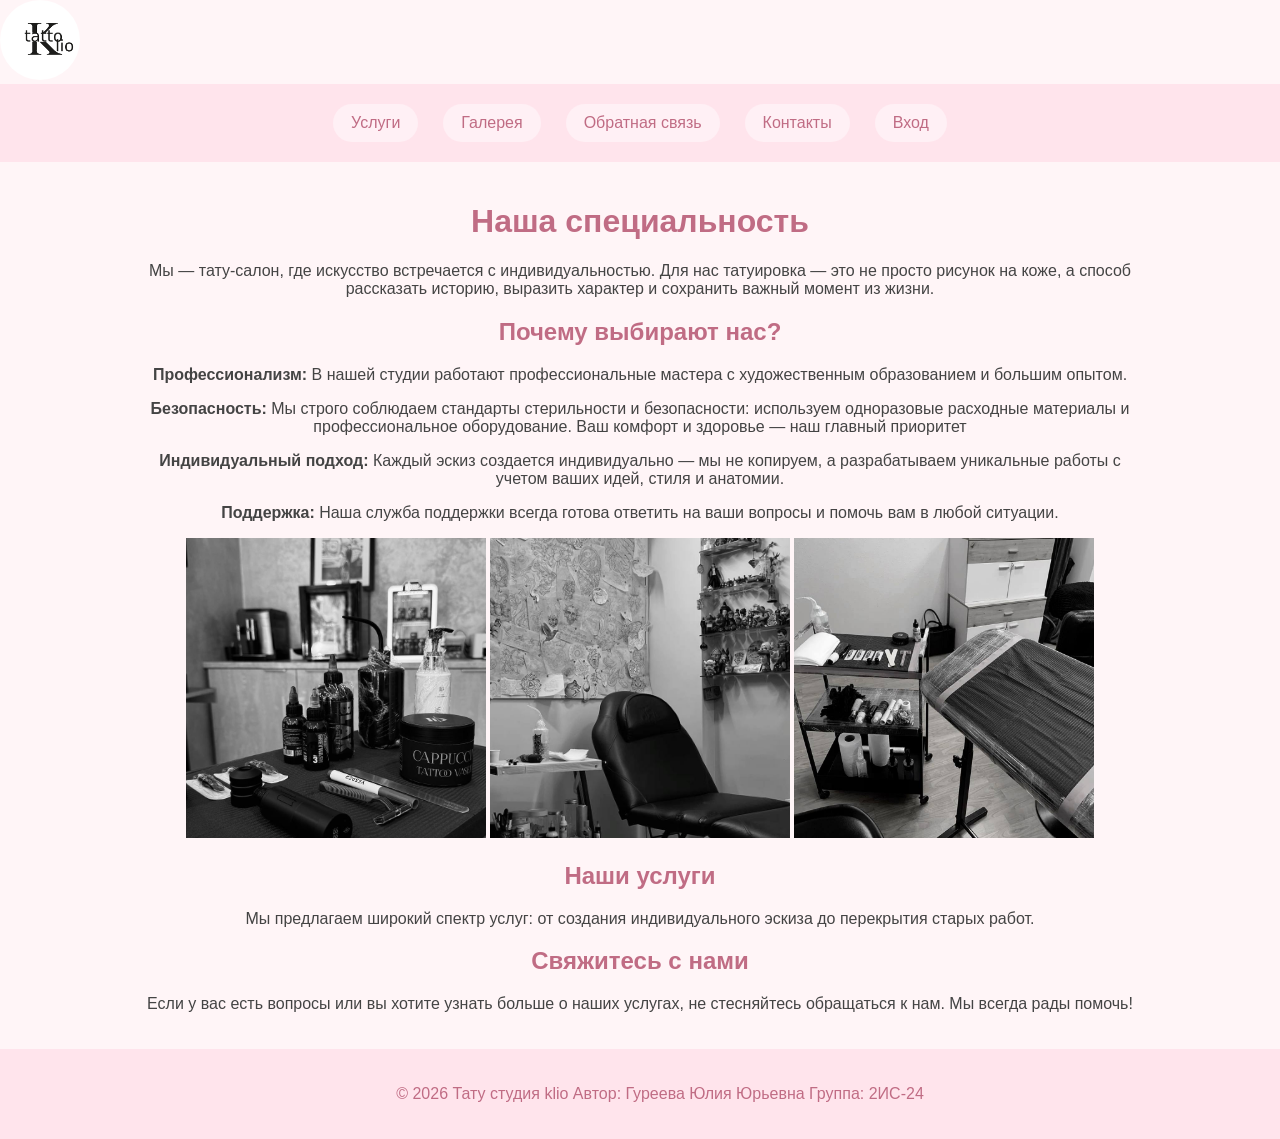
<file: index.html>
<!DOCTYPE html>
<html>
<head>
  <link rel="stylesheet" href="css kyrcach.css">
  <title>klio.ru</title>
</head>
<body>
<header>
        <div class="logo-holder">
            <img class="logo" src="лого.png" alt="logo">
        </div>
       </header> 
<nav>
  <a href="услуги.html">Услуги</a>
  <a href="галерея.html">Галерея</a>
  <a href="ос.html">Обратная связь</a>
  <a href="контакты.html">Контакты</a>
  <a href="вход.html">Вход</a>
</nav>

<div class="container">
   <h1>Наша специальность</h1>
  <p>Мы — тату-салон, где искусство встречается с индивидуальностью. Для нас татуировка — это не просто рисунок на коже, а способ рассказать историю, выразить характер и сохранить важный момент из жизни.</p>
  <h2>Почему выбирают нас?</h2>
    <p><strong>Профессионализм:</strong> В нашей студии работают профессиональные мастера с художественным образованием и большим опытом.</p>
                <p><strong>Безопасность:</strong> Мы строго соблюдаем стандарты стерильности и безопасности: используем одноразовые расходные материалы и профессиональное оборудование. Ваш комфорт и здоровье — наш главный приоритет</p>
                <p><strong>Индивидуальный подход:</strong> Каждый эскиз создается индивидуально — мы не копируем, а разрабатываем уникальные работы с учетом ваших идей, стиля и анатомии.</p>
                <p><strong>Поддержка:</strong> Наша служба поддержки всегда готова ответить на ваши вопросы и помочь вам в любой ситуации.</p>
                <img src="фото.jpg" style="width: 300px; height: 300px; object-fit: cover;">
                <img src="фото 1.jpg" style="width: 300px; height: 300px; object-fit: cover;">
                <img src="фото 2.jpg" style="width: 300px; height: 300px; object-fit: cover;">
 
            <h2>Наши услуги</h2>
            <p>Мы предлагаем широкий спектр услуг: от создания индивидуального эскиза до перекрытия старых работ.</p>
 
            <h2>Свяжитесь с нами</h2>
            <p>Если у вас есть вопросы или вы хотите узнать больше о наших услугах, не стесняйтесь обращаться к нам. Мы всегда рады помочь!</p>
</div>
<footer id="contact">
        <p>&copy; 2026 Тату студия klio Автор: Гуреева Юлия Юрьевна Группа: 2ИС-24</p>
    </footer>
</body>
</html>
</file>
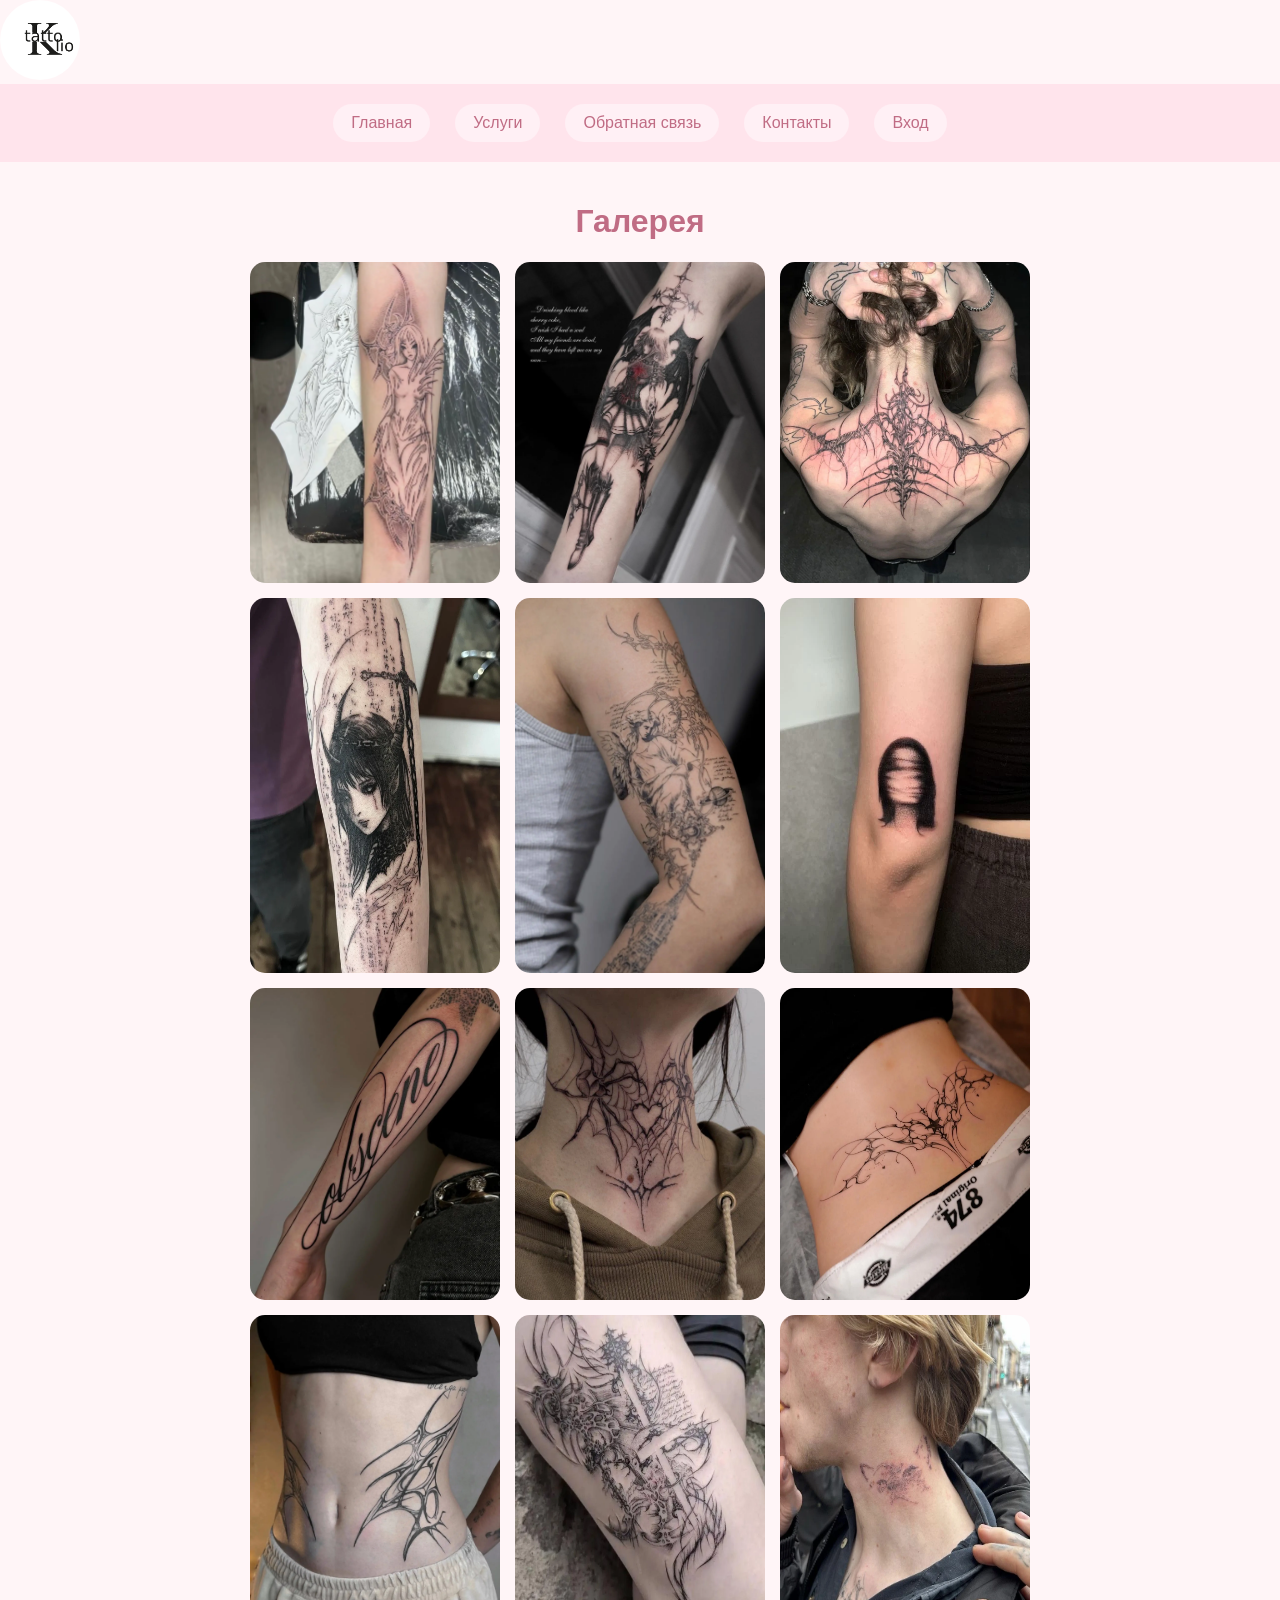
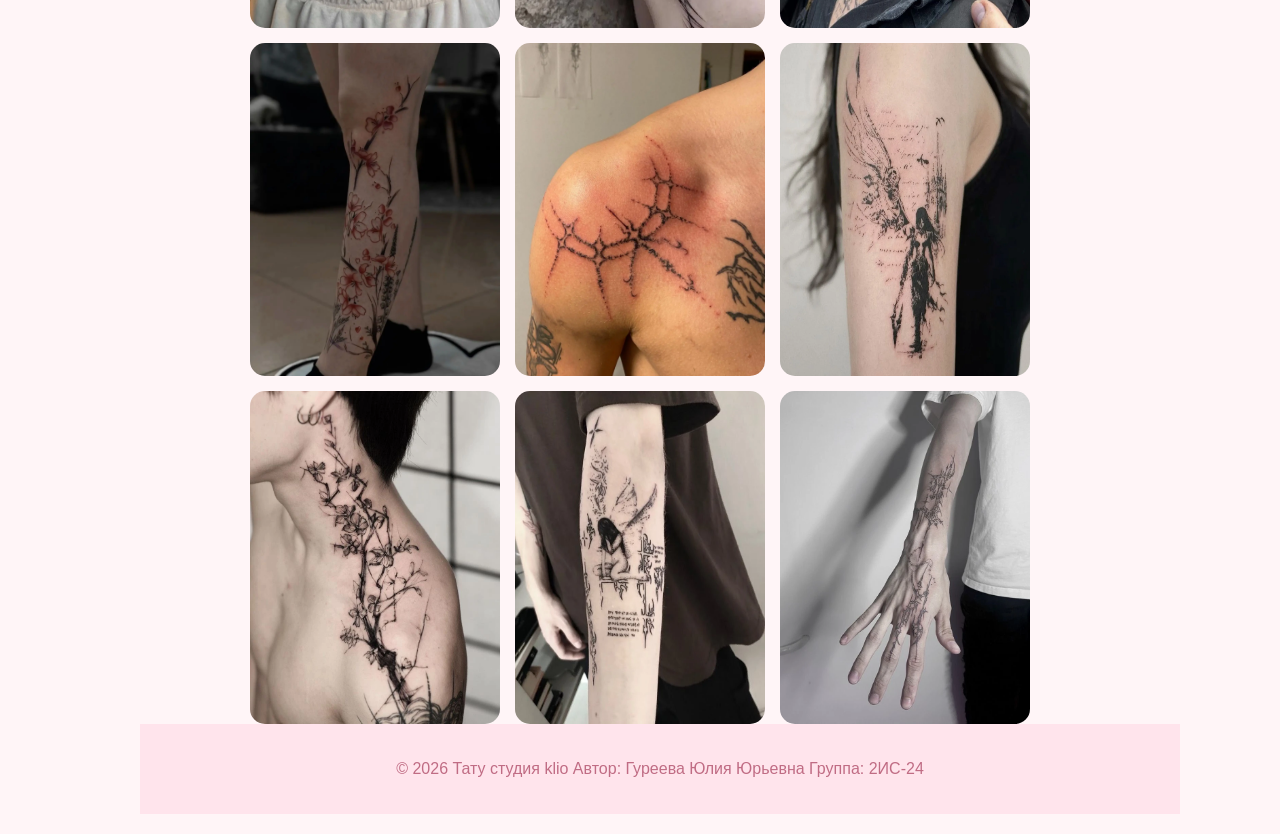
<file: галерея.html>
<!DOCTYPE html>
<html>
<head>
<link rel="stylesheet" href="css kyrcach.css">
</head>
<body>
<header>
        <div class="logo-holder">
            <img class="logo" src="лого.png" alt="logo">
        </div>
       </header>
<nav>
  <a href="index.html">Главная</a>
  <a href="услуги.html">Услуги</a>
  <a href="ос.html">Обратная связь</a>
  <a href="контакты.html">Контакты</a>
  <a href="вход.html">Вход</a>
</nav>

<div class="container">
  <h1>Галерея</h1>

  <div class="gallery">
    <img src="тату.webp">
    <img src="тату1.webp">
    <img src="тату2.webp">
    <img src="тату3.webp">
    <img src="тату4.webp">
    <img src="тату5.webp">
    <img src="тату6.webp">
    <img src="тату7.webp">
    <img src="тату8.webp">
    <img src="тату9.webp">
    <img src="тату10.webp">
    <img src="тату11.webp">
    <img src="тату12.webp">
    <img src="тату13.webp">
    <img src="тату14.webp">
    <img src="тату15.webp">
    <img src="тату16.webp">
    <img src="тату17.webp">

  </div>
<footer id="contact">
        <p>&copy; 2026 Тату студия klio Автор: Гуреева Юлия Юрьевна Группа: 2ИС-24</p>
    </footer>
</body>
</html>
</file>
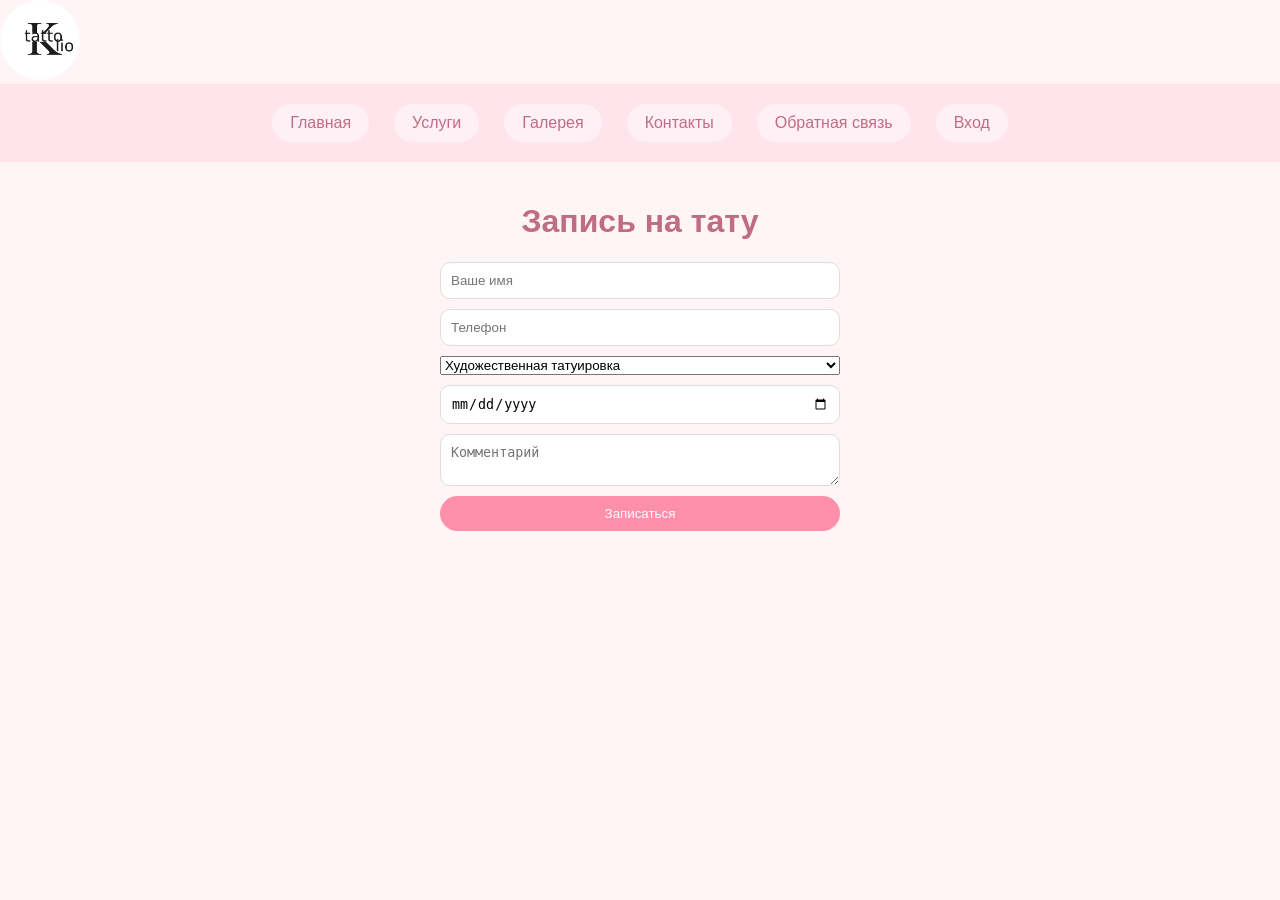
<file: заказ.html>
<!DOCTYPE html>
<html>
<head>
<link rel="stylesheet" href="css kyrcach.css">
<title>Запись</title>
</head>
<body>
<header>
        <div class="logo-holder">
            <img class="logo" src="лого.png" alt="logo">
        </div>
       </header>
<nav>
  <a href="index.html">Главная</a>
  <a href="услуги.html">Услуги</a>
  <a href="галерея.html">Галерея</a>
  <a href="контакты.html">Контакты</a>
  <a href="ос.html">Обратная связь</a>
  <a href="вход.html">Вход</a>
</nav>

<div class="container">
  <h1>Запись на тату</h1>

  <form>
    <input type="text" placeholder="Ваше имя" required>
    <input type="tel" placeholder="Телефон" required>

    <select>
      <option>Художественная татуировка</option>
      <option>Разработка индивидуального эскиза</option>
      <option>Перекрытие</option>
      <option>Обновление (реставрация)</option>
      <option>Консультация и уход</option>
    </select>

    <input type="date" required>

    <textarea placeholder="Комментарий"></textarea>

    <button>Записаться</button>
  </form>

</div>
</body>
</html>
</file>
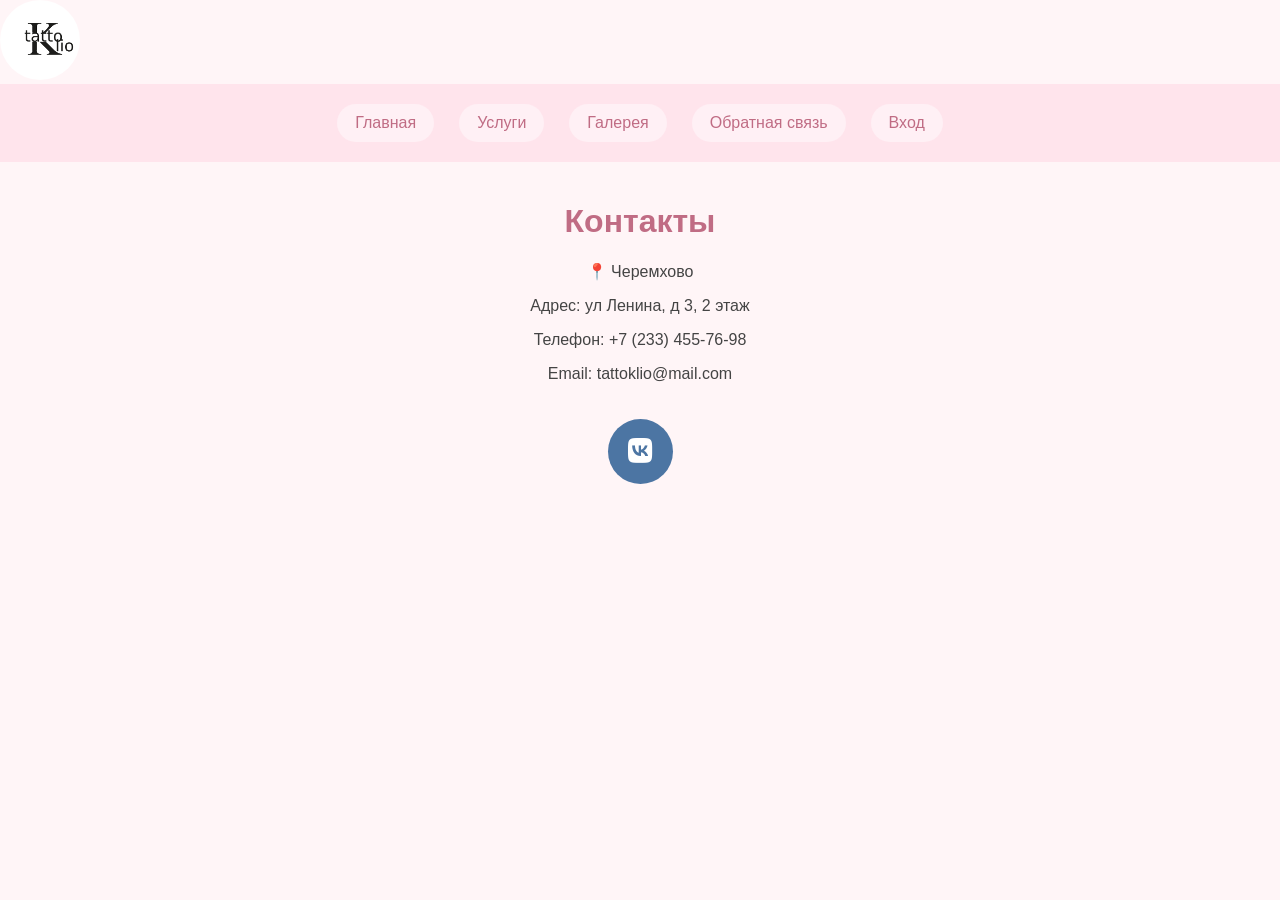
<file: контакты.html>
<!DOCTYPE html>
<html>
<head>
<link rel="stylesheet" href="css kyrcach.css">
</head>
<body>
<header>
        <div class="logo-holder">
            <img class="logo" src="лого.png" alt="logo">
        </div>
       </header>
<nav>
  <a href="index.html">Главная</a>
  <a href="услуги.html">Услуги</a>
  <a href="галерея.html">Галерея</a>
  <a href="ос.html">Обратная связь</a>
  <a href="вход.html">Вход</a>
</nav>

<div class="container">
  <h1>Контакты</h1>
  <p>📍 Черемхово</p>
  <p>Адрес: ул Ленина, д 3, 2 этаж</p>
  <p>Телефон: +7 (233) 455-76-98</p>
  <p>Email: tattoklio@mail.com</p>
</div>
<link rel="stylesheet" href="https://cdnjs.cloudflare.com/ajax/libs/font-awesome/6.0.0/css/all.min.css">
<div class="social-icons">
    <a href="https://vk.com/klio_viol" class="vk">
        <i class="fab fa-vk"></i>
    </a>
</div>
</body>
</html>
</file>
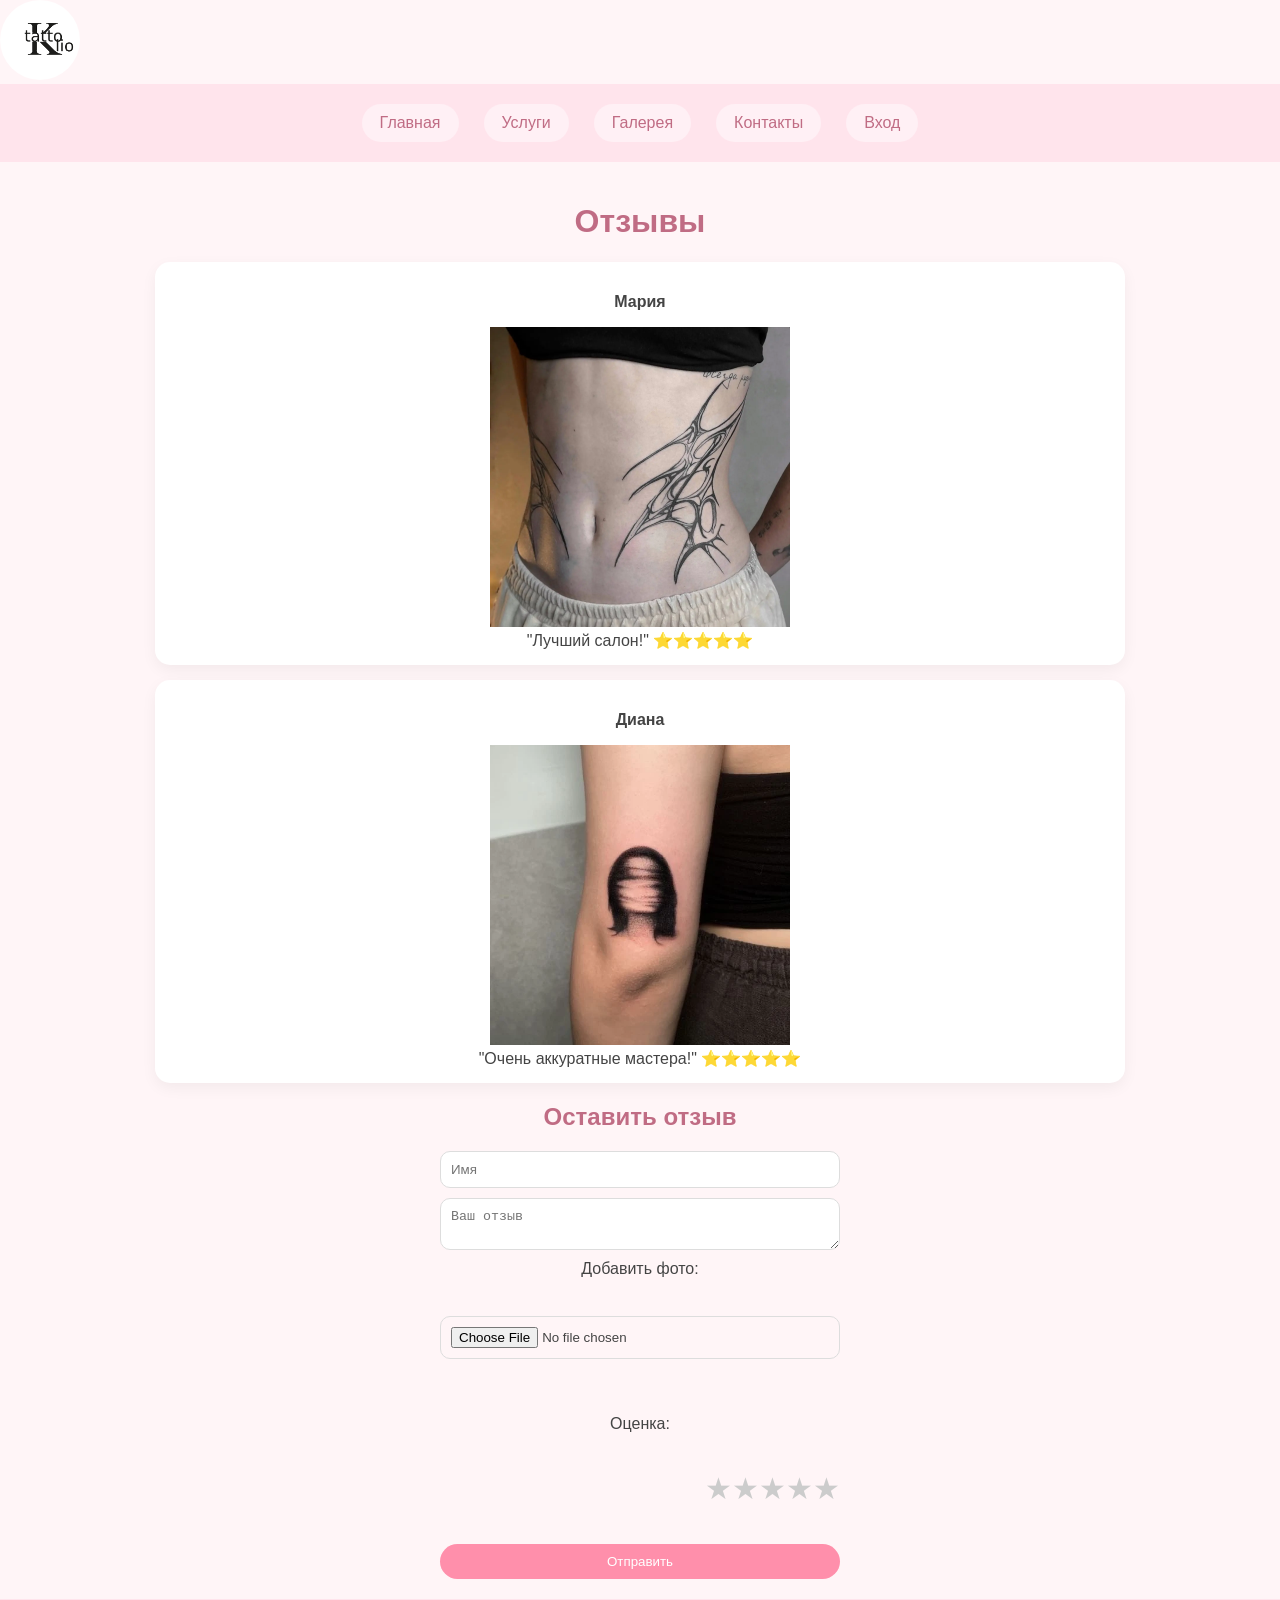
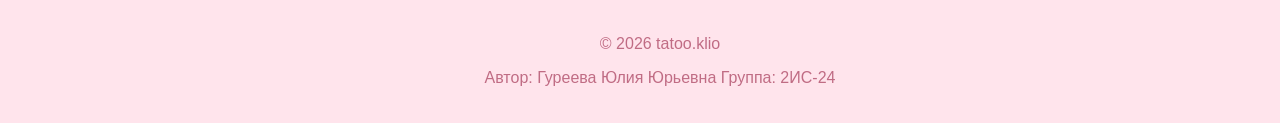
<file: ос.html>
<!DOCTYPE html>
<html>
<head>
<link rel="stylesheet" href="css kyrcach.css">
</head>
<body>
<header>
        <div class="logo-holder">
            <img class="logo" src="лого.png" alt="logo">
        </div>
       </header>
<nav>
  <a href="index.html">Главная</a>
  <a href="услуги.html">Услуги</a>
  <a href="галерея.html">Галерея</a>
  <a href="контакты.html">Контакты</a>
  <a href="вход.html">Вход</a>
</nav>

<div class="container">
  <h1>Отзывы</h1>

  <div class="card"><strong><p>Мария</p></strong>
  <img src="тату9.webp" style="width: 300px; height: 300px; object-fit: cover;">
  <br>"Лучший салон!" ⭐⭐⭐⭐⭐</br>
</div>

  <div class="card"><strong><p>Диана</p></strong>
  <img src="тату5.webp" style="width: 300px; height: 300px; object-fit: cover;">
<br>"Очень аккуратные мастера!" ⭐⭐⭐⭐⭐</br>
</div>

  <h2>Оставить отзыв</h2>
<form>
  <input type="text" placeholder="Имя" required>

  <textarea placeholder="Ваш отзыв" required></textarea>
  <label>Добавить фото:</label><br>
  <input type="file" accept="image/*"><br><br>
  <label>Оценка:</label><br>
  <div class="rating">
  <input type="radio" name="rating" id="star5" value="5">
  <label for="star5">★</label>

  <input type="radio" name="rating" id="star4" value="4">
  <label for="star4">★</label>

  <input type="radio" name="rating" id="star3" value="3">
  <label for="star3">★</label>

  <input type="radio" name="rating" id="star2" value="2">
  <label for="star2">★</label>

  <input type="radio" name="rating" id="star1" value="1">
  <label for="star1">★</label>
</div><br>

  <button type="submit">Отправить</button>
</form>
</div>
<footer id="contact">
        <p>&copy; 2026 tatoo.klio</p>
        <p>Автор: Гуреева Юлия Юрьевна Группа: 2ИС-24</p>
    </footer>
</body>
</html>
</file>
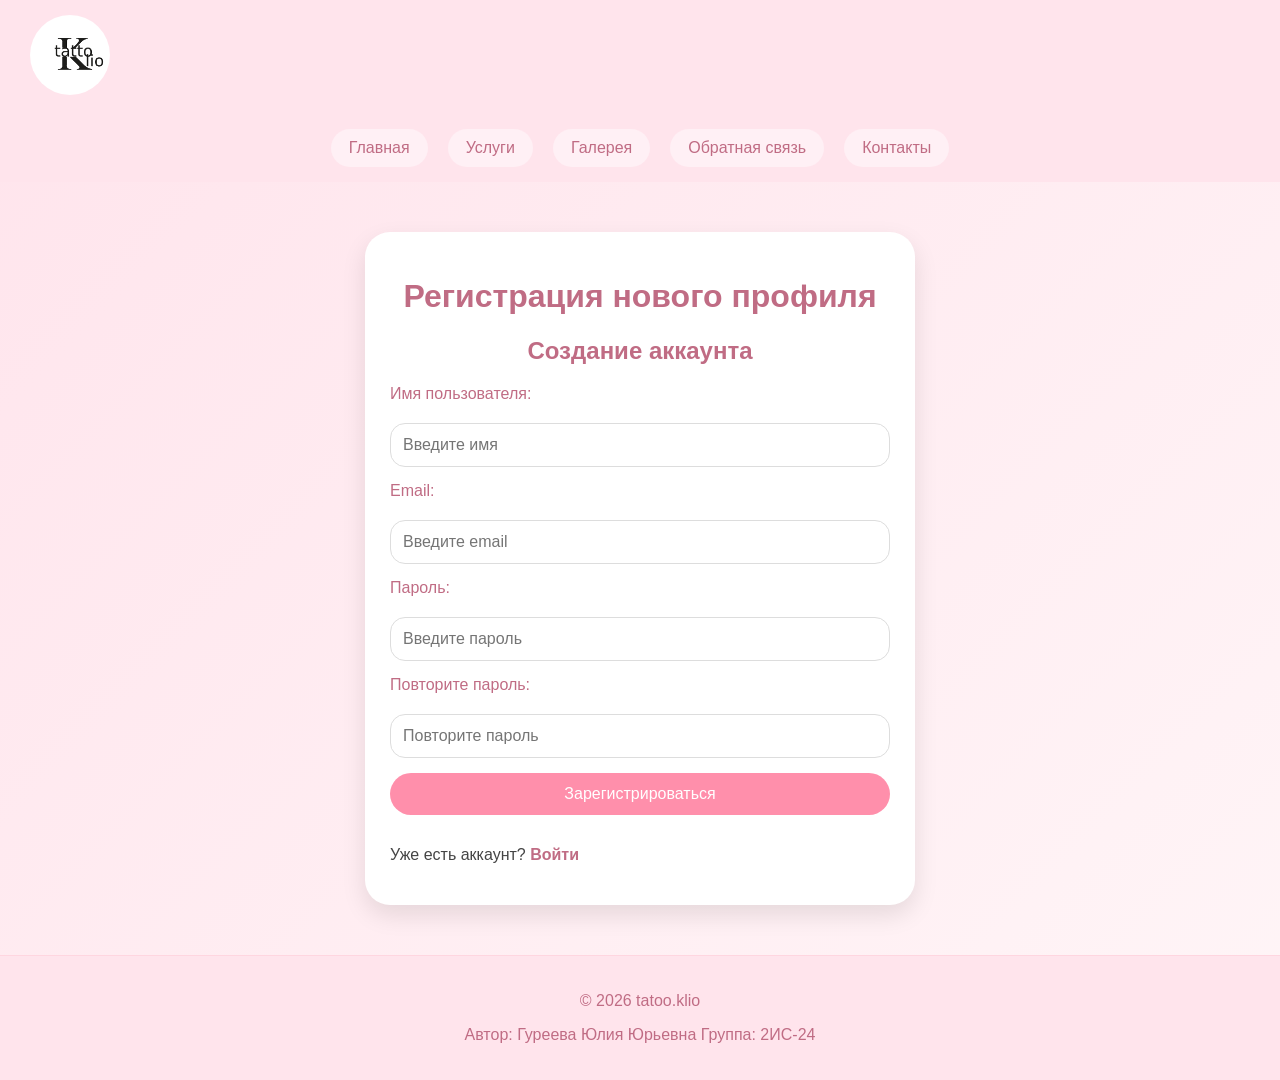
<file: регист.html>
<!DOCTYPE html>
<html>
<head>
  <link rel="stylesheet" href="css регист.css">
  <title>Регистрация профиля</title>
</head>
<body>

<header>
  <div class="logo-holder">
    <img class="logo" src="лого.png" alt="logo">
  </div>
</header>

<nav>
  <a href="index.html">Главная</a>
  <a href="услуги.html">Услуги</a>
  <a href="галерея.html">Галерея</a>
  <a href="ос.html">Обратная связь</a>
  <a href="контакты.html">Контакты</a>
</nav>

<div class="container">
  <h1>Регистрация нового профиля</h1>

  <main>
    <section id="register-profile">
      <h2>Создание аккаунта</h2>
      <form action="profile.html" method="post">
        <label for="username">Имя пользователя:</label>
        <input type="text" id="username" name="username" placeholder="Введите имя" required>

        <label for="email">Email:</label>
        <input type="email" id="email" name="email" placeholder="Введите email" required>

        <label for="password">Пароль:</label>
        <input type="password" id="password" name="password" placeholder="Введите пароль" required>

        <label for="confirm-password">Повторите пароль:</label>
        <input type="password" id="confirm-password" name="confirm-password" placeholder="Повторите пароль" required>

        <button type="submit">Зарегистрироваться</button>
      <p>Уже есть аккаунт? <a href="вход.html">Войти</a></p>
      </form>
    </section>
  </main>
</div>

<footer id="contact">
  <p>&copy; 2026 tatoo.klio</p>
  <p>Автор: Гуреева Юлия Юрьевна Группа: 2ИС-24</p>
</footer>

</body>
</html>
</file>
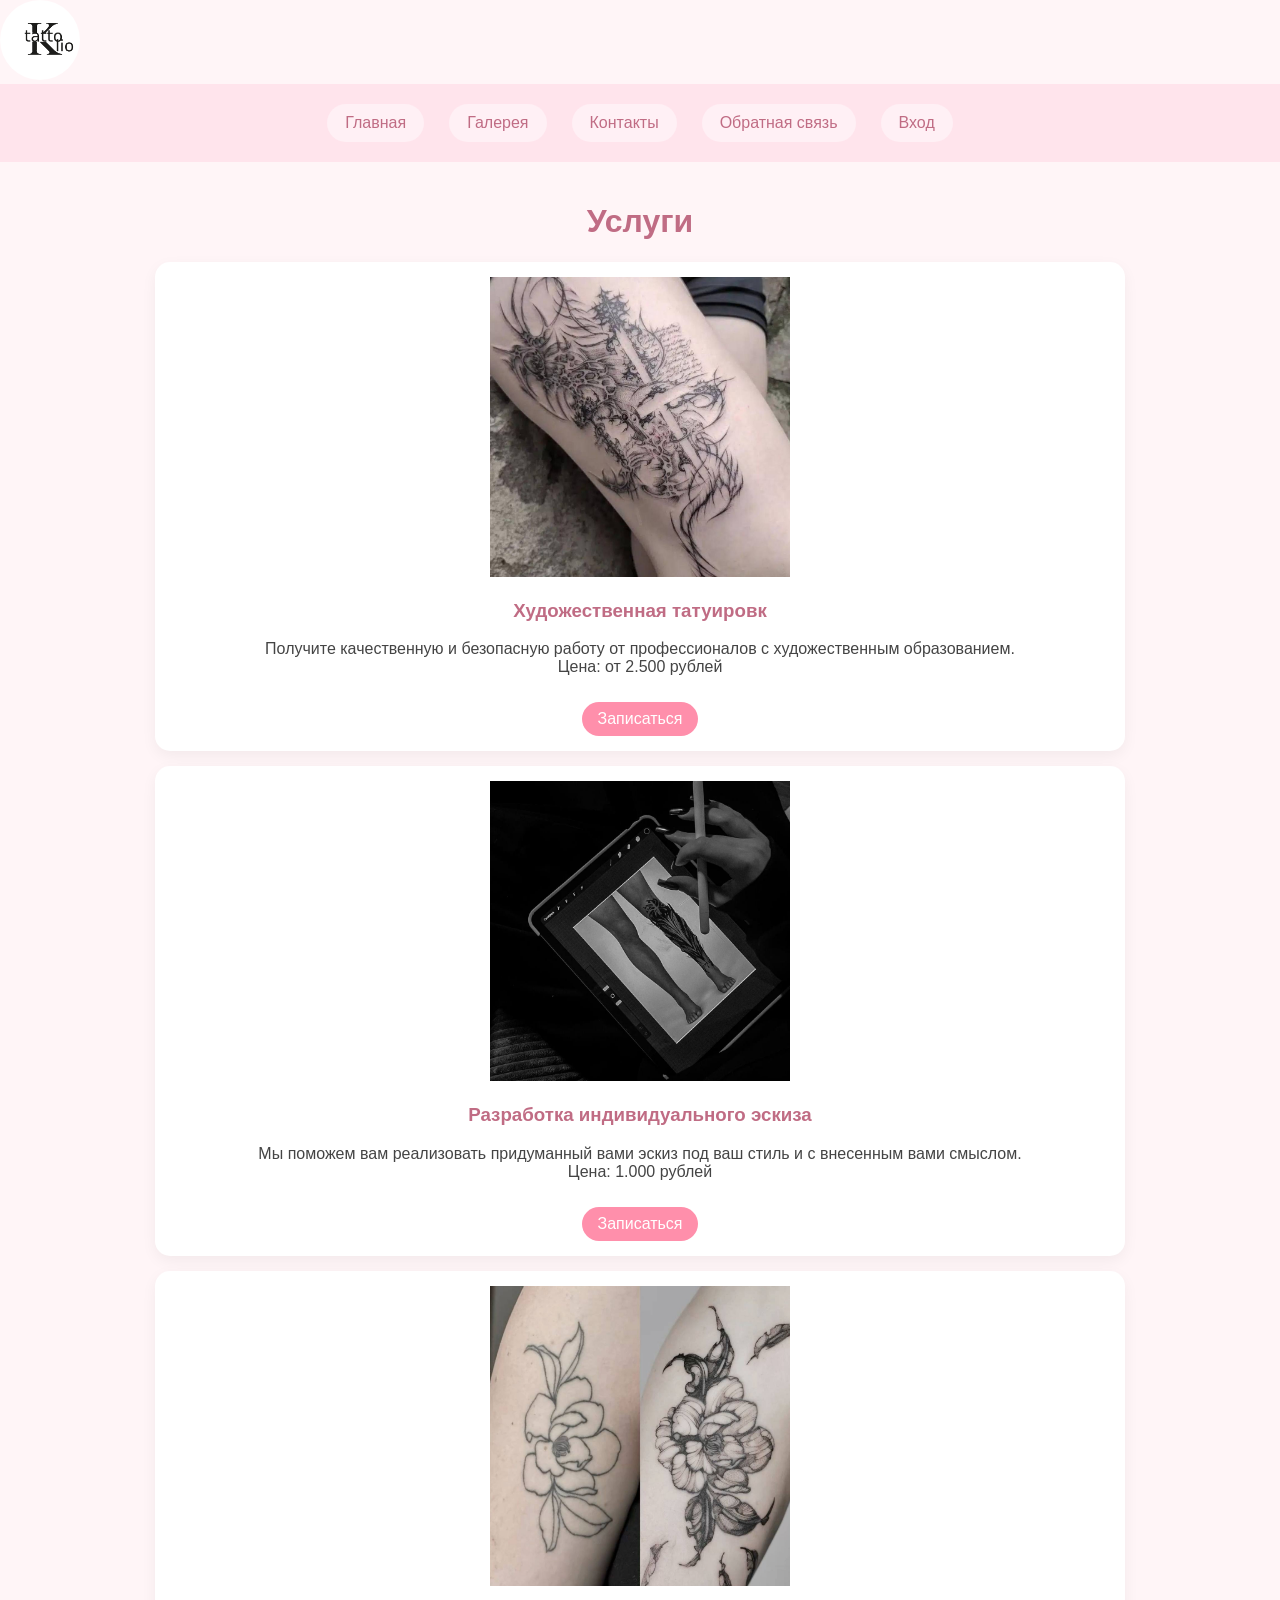
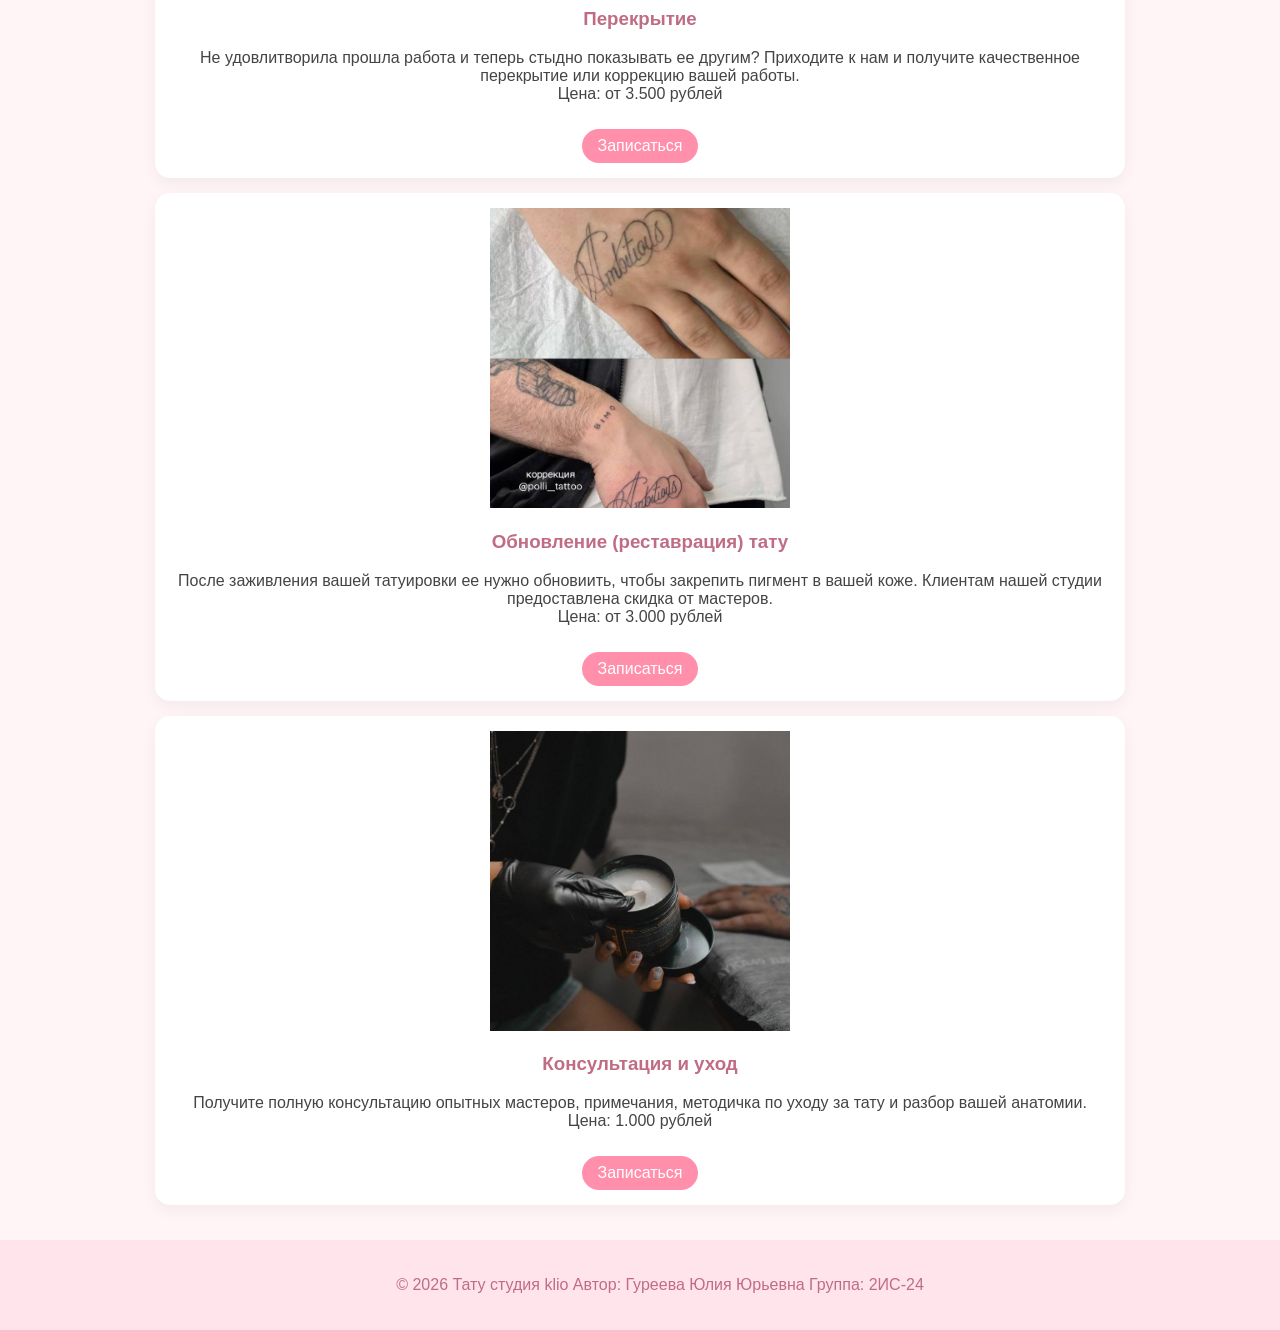
<file: услуги.html>
<!DOCTYPE html>
<html>
<head>
<link rel="stylesheet" href="css kyrcach.css">
</head>
<body>
<header>
        <div class="logo-holder">
            <img class="logo" src="лого.png" alt="logo">
        </div>
       </header>
<nav>
  <a href="index.html">Главная</a>
  <a href="галерея.html">Галерея</a>
  <a href="контакты.html">Контакты</a>
  <a href="ос.html">Обратная связь</a>
  <a href="вход.html">Вход</a>
</nav>

<div class="container">
  <h1>Услуги</h1>

  <div class="card">
    <img src="художественная тату.jpg" style="width: 300px; height: 300px; object-fit: cover;">
    <h3>Художественная татуировк</h3>
    <p class="price">Получите качественную и безопасную работу от профессионалов с художественным образованием.</br>Цена: от 2.500 рублей</p>
    <a href="заказ.html" target="_blank" class="btn">Записаться</a>
  </div>

  <div class="card">
    <img src="эскиз.jpg" style="width: 300px; height: 300px; object-fit: cover;">
    <h3>Разработка индивидуального эскиза</h3>
    <p class="price">Мы поможем вам реализовать придуманный вами эскиз под ваш стиль и с внесенным вами смыслом.<br>Цена: 1.000 рублей</br></p>
    <a href="заказ.html" target="_blank" class="btn">Записаться</a>
  </div>

  <div class="card">
    <img src="перекрытие.jpg" style="width: 300px; height: 300px; object-fit: cover;">
    <h3>Перекрытие</h3>
    <p class="price">Не удовлитворила прошла работа и теперь стыдно показывать ее другим? Приходите к нам и получите качественное перекрытие или коррекцию вашей работы.<br>Цена: от 3.500 рублей</br></p>
    <a href="заказ.html" target="_blank" class="btn">Записаться</a>
  </div>

<div class="card">
  <img src="коррекция.jpg" style="width: 300px; height: 300px; object-fit: cover;">
    <h3>Обновление (реставрация) тату</h3>
    <p class="price">После заживления вашей татуировки ее нужно обновиить, чтобы закрепить пигмент в вашей коже. Клиентам нашей студии предоставлена скидка от мастеров.<br>Цена: от 3.000 рублей</br></p>
    <a href="заказ.html" target="_blank" class="btn">Записаться</a>
  </div>

  <div class="card">
    <img src="уход.jpg" style="width: 300px; height: 300px; object-fit: cover;">
    <h3>Консультация и уход</h3>
    <p class="price">Получите полную консультацию опытных мастеров, примечания, методичка по уходу за тату и разбор вашей анатомии.<br>Цена: 1.000 рублей</br></p>
    <a href="заказ.html" target="_blank" class="btn">Записаться</a>
  </div>

</div>
<footer id="contact">
        <p>&copy; 2026 Тату студия klio Автор: Гуреева Юлия Юрьевна Группа: 2ИС-24</p>
    </footer>
</body>
</html>
</file>
<file: css kyrcach.css>
/* общие стили */
body {
  margin: 0;
  font-family: Arial, sans-serif;
  background: #fff5f7;
  color: #444;
}

/* навигация */
nav {
  display: flex;
  justify-content: center;
  gap: 25px;
  padding: 20px;
  background: #ffe4ec;
}

/* логотип */
.logo {
  width: 80px;        /* размер */
  height: 80px;
  border-radius: 50%;  /* круг */
  object-fit: cover;   /* чтобы изображение не искажалось */
}

.logo img {
  height: 40px;
}

nav a {
  text-decoration: none;
  color: #c06c84;
  background: #fff0f5;
  padding: 10px 18px;
  border-radius: 25px;
  transition: 0.3s;
  white-space: nowrap;
}

/* анимация кнопок */
nav a:hover {
  background: #ff8fab;
  color: white;
  transform: translateY(-3px) scale(1.05);
  box-shadow: 0 5px 15px rgba(0,0,0,0.1);
}


/* контент */
.container {
  max-width: 1000px;
  margin: auto;
  padding: 20px;
  text-align: center;
}

/* кнопка записи */
.btn {
  display: inline-block;
  margin-top: 10px;
  padding: 8px 15px;
  background: #ff8fab;
  color: white;
  border-radius: 20px;
  text-decoration: none;
  transition: 0.3s;
}

.btn:hover {
  background: #c06c84;
  transform: scale(1.05);
}

/* заголовки */
h1, h2, h3 {
  color: #c06c84;
}

/* карточки услуг */
.card {
  background: #fff;
  padding: 15px;
  margin: 15px;
  border-radius: 15px;
  box-shadow: 0 5px 15px rgba(0,0,0,0.05);
}

/* галерея */
.gallery {
  display: flex;
  flex-wrap: wrap;
  gap: 15px;
  justify-content: center;
}

.gallery img {
  width: 250px;
  border-radius: 15px;
  transition: 0.4s;
}

/* анимация фото */
.gallery img:hover {
  transform: scale(1.08);
  filter: brightness(1.1);
}

/* форма */
form {
  display: flex;
  flex-direction: column;
  gap: 10px;
  max-width: 400px;
  margin: auto;
}

input, textarea {
  padding: 10px;
  border-radius: 10px;
  border: 1px solid #ddd;
}

button {
  background: #ff8fab;
  color: white;
  border: none;
  padding: 10px;
  border-radius: 20px;
  cursor: pointer;
  transition: 0.3s;
}

button:hover {
  background: #c06c84;
}

/* иконки в контактах */
.social-icons {
            display: flex;
            gap: 20px;
            flex-wrap: wrap;
            justify-content: center;
        }

        .social-icons a {
            width: 65px;
            height: 65px;
            display: flex;
            align-items: center;
            justify-content: center;
            border-radius: 50%;
            color: white;
            font-size: 28px;
            text-decoration: none;
            transition: 0.3s;
        }

        .social-icons a:hover {
            transform: scale(1.1);
            opacity: 0.85;

        }

        /* цвета */
        .vk { background: #4c75a3; }

        /* адаптив */
        @media (max-width: 600px) {
            .social-icons a {
                width: 50px;
                height: 50px;
                font-size: 22px;
            }
        }

/* звезды в ос */
.rating {
  direction: rtl; /* переворачиваем порядок */
  display: inline-flex;
}

.rating input {
  display: none; /* скрываем радио-кнопки */
}

.rating label {
  font-size: 30px;
  color: #ccc;
  cursor: pointer;
  transition: 0.2s;
}

/* подсветка при наведении */
.rating label:hover,
.rating label:hover ~ label {
  color: gold;
}

/* выбранные звезды */
.rating input:checked ~ label {
  color: gold;
}
        

footer {
        background-color: #ffe4ec;  /* цвет фона розовой полосы */
        color: #c06c84;              /* цвет текста */
        text-align: center;        /* центрация текста */
        padding: 20px;            /* отступы внутри полосы */
        position: relative;        /* относительное позиционирование */
        bottom: 0;                 /* прикрепляет полосу к низу */
        width: 100%;              /* ширина на всю страницу */
        margin-top: auto;         /* автоматический отступ сверху, чтобы полоса сдвинулась вниз */
    }
</file>
<file: css регист.css>
/* Общие стили */
body {
  margin: 0;
  font-family: Arial, sans-serif;
  background: linear-gradient(135deg, #ffe4ec, #fff5f7);
  color: #444;
}

/* Шапка */
header {
  display: flex;
  align-items: center;
  padding: 15px 30px;
  background: #ffe4ec;
}

/* логотип */
.logo {
  width: 80px;        /* размер */
  height: 80px;
  border-radius: 50%;  /* круг */
  object-fit: cover;   /* чтобы изображение не искажалось */
}

.logo img {
  height: 40px;
}

/* Навигация */
nav {
  display: flex;
  justify-content: center;
  gap: 20px;
  padding: 15px;
  background: #ffe4ec;
}

nav a {
  text-decoration: none;
  color: #c06c84;
  background: #fff0f5;
  padding: 10px 18px;
  border-radius: 25px;
  transition: all 0.3s ease;
}

nav a:hover {
  background: #ff8fab;
  color: white;
  transform: translateY(-3px) scale(1.05);
  box-shadow: 0 5px 15px rgba(255, 140, 171, 0.3);
}

/* Контейнер */
.container {
  max-width: 500px;
  margin: 50px auto;
  padding: 25px;
  background: white;
  border-radius: 25px;
  box-shadow: 0 10px 25px rgba(0,0,0,0.1);
  transition: all 0.3s ease;
}

/* Заголовки */
h1, h2 {
  color: #c06c84;
  text-align: center;
}

/* Форма */
form {
  display: flex;
  flex-direction: column;
  gap: 15px;
  margin-top: 20px;
}

form label {
  font-weight: 500;
  color: #c06c84;
  margin-bottom: 5px;
}

form input, form select, form textarea {
  padding: 12px;
  border-radius: 15px;
  border: 1px solid #ddd;
  font-size: 1rem;
  outline: none;
  transition: all 0.3s ease;
}

form input:focus, form select:focus, form textarea:focus {
  border-color: #ff8fab;
  box-shadow: 0 0 8px rgba(255, 143, 171, 0.4);
}

/* Кнопки */
button, .btn, .register-btn {
  display: inline-block;
  background: #ff8fab;
  color: white;
  border: none;
  padding: 12px 20px;
  border-radius: 25px;
  font-size: 1rem;
  cursor: pointer;
  text-align: center;
  text-decoration: none;
  transition: all 0.3s ease;
}

button:hover, .btn:hover, .register-btn:hover {
  background: #c06c84;
  transform: translateY(-3px) scale(1.05);
  box-shadow: 0 8px 20px rgba(255, 140, 171, 0.3);
}

/* Ссылка на вход */
form p a {
  text-decoration: none;
  color: #c06c84;
  font-weight: bold;
  transition: all 0.3s ease;
}

form p a:hover {
  color: #ff8fab;
  transform: scale(1.05);
}

/* Футер */
footer {
  background: #ffe4ec;
  color: #c06c84;
  text-align: center;
  padding: 20px;
  margin-top: 50px;
  border-top: 1px solid #ffd6e0;
}

/* Адаптив */
@media (max-width: 600px) {
  .container {
    margin: 30px 15px;
    padding: 20px;
  }

  nav {
    flex-wrap: wrap;
    gap: 10px;
  }

  nav a {
    padding: 8px 12px;
  }
}
</file>
